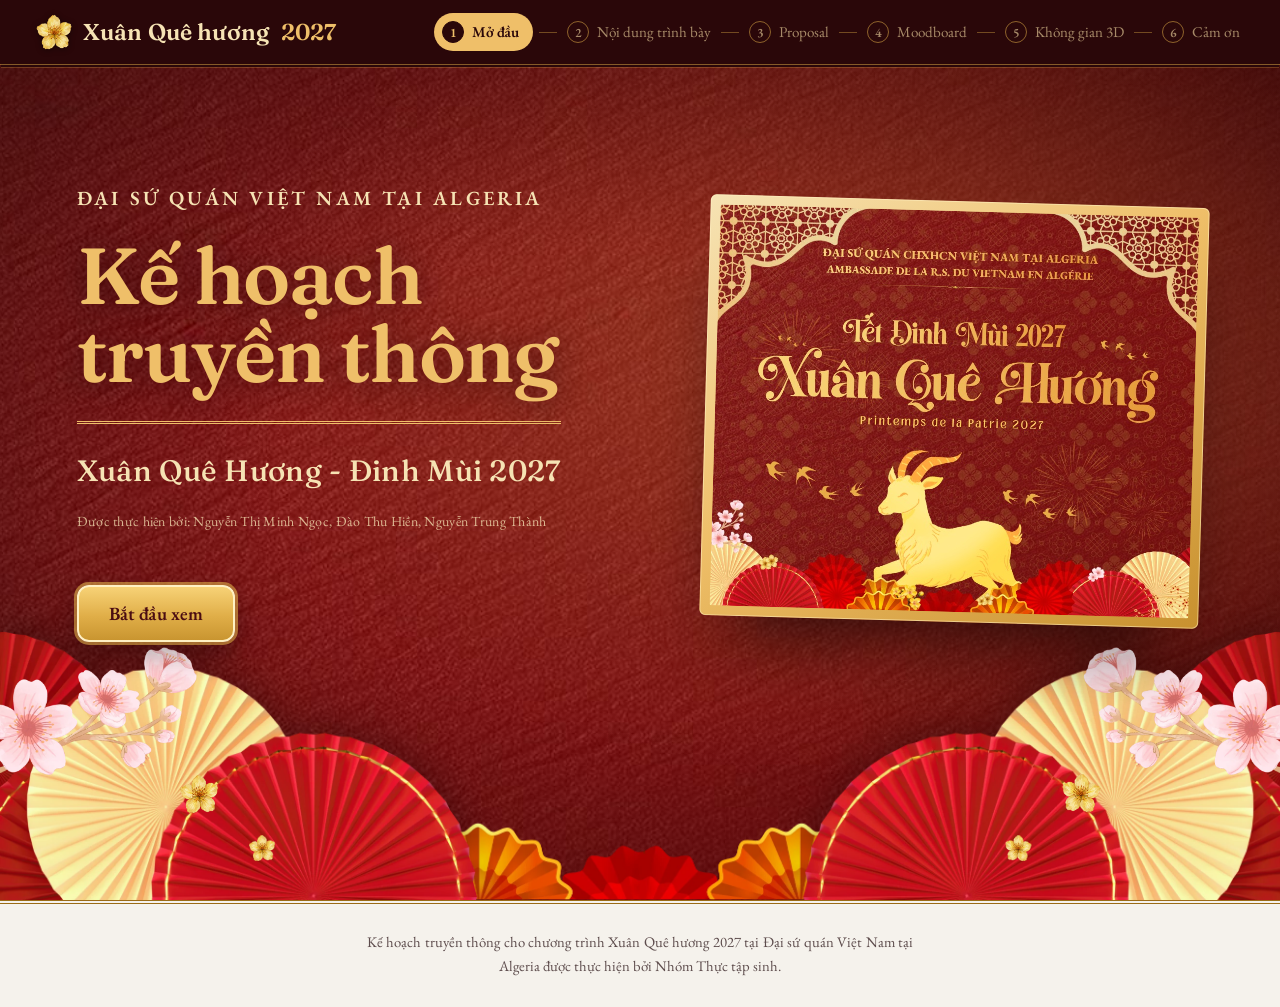
<file: index.html>
<!DOCTYPE html>
<html lang="vi">
<head>
  <meta charset="utf-8">
  <meta name="viewport" content="width=device-width, initial-scale=1">
  <title>Kế hoạch truyền thông Xuân Quê hương 2027</title>
  <meta name="description" content="Kế hoạch truyền thông chương trình Xuân Quê hương Đinh Mùi 2027 tại Algeria, trình bày bằng web.">
  <link rel="preload" href="assets/fonts/EBGaramondVN-Regular.woff2" as="font" type="font/woff2" crossorigin>
  <link rel="preload" href="assets/fonts/EBGaramondVN-SemiBold.woff2" as="font" type="font/woff2" crossorigin>
  <link rel="preload" href="assets/fonts/Fraunces-latin.woff2" as="font" type="font/woff2" crossorigin>
  <link rel="stylesheet" href="css/style.css?v=10">
  <script type="importmap">
  {
    "imports": {
      "three": "./assets/vendor/three/three.module.js",
      "three/addons/": "./assets/vendor/three/addons/"
    }
  }
  </script>
</head>
<body>

<header class="topbar">
  <a class="brand" href="#/" aria-label="Về trang mở đầu">Xuân Quê hương <span>2027</span></a>
  <nav class="stepper" id="stepper" aria-label="Các phần của bài trình bày">
    <a href="#/" data-step="0"><i>1</i>Mở đầu</a>
    <a href="#/noi-dung" data-step="1"><i>2</i>Nội dung trình bày</a>
    <a href="#/proposal" data-step="2"><i>3</i>Proposal</a>
    <a href="#/moodboard" data-step="3"><i>4</i>Moodboard</a>
    <a href="#/khong-gian" data-step="4"><i>5</i>Không gian 3D</a>
    <a href="#/cam-on" data-step="5"><i>6</i>Cảm ơn</a>
  </nav>
</header>

<main>

  <section class="view view-home" id="view-home" data-route="/">
    <div class="hero" id="hero">
      <div class="hero-grid">
        <div class="hero-main">
          <div class="hero-copy">
            <p class="hero-org" id="heroOrg"></p>
            <h1>Kế hoạch<br>truyền thông</h1>
            <p class="hero-event" id="heroEvent"></p>
            <p class="hero-credit" id="heroCredit"></p>
          </div>
          <div class="hero-actions">
            <a class="btn btn-gold" href="#/noi-dung" id="heroBtn">Bắt đầu xem</a>
          </div>
        </div>
        <figure class="hero-art" id="heroArt" hidden><div class="poster-frame"><img id="heroArtImg" alt="Poster chương trình Xuân Quê hương Đinh Mùi 2027"></div></figure>
      </div>
      <div class="fans" aria-hidden="true"></div>
    </div>
  </section>

  <section class="view view-content" id="view-content" data-route="/noi-dung">
    <div class="page">
      <h2 id="ctTitle"></h2>
      <p class="lead" id="ctLead"></p>
      <div class="choices">
        <article class="choice choice-docs">
          <h3 id="docsTitle"></h3>
          <p id="docsDesc"></p>
          <ul class="doclist" id="docList"></ul>
        </article>
        <a class="choice choice-proposal" href="#/proposal">
          <h3 id="propTitle"></h3>
          <p id="propDesc"></p>
          <span class="choice-go" id="propGo"></span>
        </a>
      </div>
      <ol class="flow" aria-label="Thứ tự xem sau phần Proposal">
        <li>Proposal, kế hoạch và timeline</li>
        <li>Moodboard và visual cue</li>
        <li>Không gian 3D khu sân tổ chức</li>
      </ol>
    </div>
  </section>

  <section class="view view-proposal" id="view-proposal" data-route="/proposal">
    <div class="pbar" id="pBar" aria-hidden="true"><i></i></div>
    <div class="page page-wide">
      <h2 id="pTitle"></h2>
      <p class="lead" id="pLead"></p>
      <div class="mood-layout prop-layout">
        <nav class="toc" id="pToc" aria-label="Mục lục trang Proposal"></nav>
        <div class="prop-body" id="propBody"></div>
      </div>
      <div class="pager">
        <a class="btn btn-line" href="#/noi-dung">Quay lại</a>
        <a class="btn btn-red" href="#/moodboard">Tiếp tục tới Moodboard</a>
      </div>
    </div>
  </section>

  <section class="view view-mood" id="view-moodboard" data-route="/moodboard">
    <div class="page page-wide">
      <h2 id="mTitle"></h2>
      <p class="lead" id="mLead"></p>
      <div class="mood-layout">
        <nav class="toc" id="toc" aria-label="Mục lục trang Moodboard"></nav>
        <div class="mood-body" id="moodBody"></div>
      </div>
      <div class="pager">
        <a class="btn btn-line" href="#/proposal">Quay lại Proposal</a>
        <a class="btn btn-red" href="#/khong-gian">Tiếp tục tới không gian 3D</a>
      </div>
    </div>
  </section>

  <section class="view view-space" id="view-space" data-route="/khong-gian">
    <div class="space" id="space">
      <div class="space-canvas" id="spaceCanvas"></div>
      <div class="hotspots" id="hotspots"></div>
      <p class="space-loading" id="spaceLoading">Đang dựng không gian</p>

      <div class="space-bar space-views" id="viewButtons" role="group" aria-label="Góc nhìn"></div>
      <div class="space-bar space-tools" role="group" aria-label="Công cụ">
        <div class="seg" id="modeSeg">
          <button type="button" data-mode="orbit" class="on">Xoay quanh</button>
          <button type="button" data-mode="walk">Đi bộ</button>
        </div>
        <div class="seg" id="timeSeg">
          <button type="button" data-time="dusk" class="on">Buổi tối</button>
          <button type="button" data-time="day">Ban ngày</button>
        </div>
        <button type="button" class="tool tool-party" id="confettiBtn">Bắn pháo hoa giấy</button>
        <button type="button" class="tool" id="tourBtn">Tham quan tự động</button>
      </div>

      <aside class="legend" id="legend">
        <button type="button" class="legend-toggle" id="legendToggle" aria-expanded="true">Các khu trong sân</button>
        <ol id="legendList"></ol>
      </aside>

      <aside class="panel" id="panel" hidden>
        <button type="button" class="panel-close" id="panelClose" aria-label="Đóng">Đóng</button>
        <p class="panel-no" id="panelNo"></p>
        <h3 id="panelName"></h3>
        <p id="panelDesc"></p>
        <p class="panel-plan" id="panelPlan"></p>
        <div class="panel-nav">
          <button type="button" class="btn btn-line" id="panelPrev">Khu trước</button>
          <button type="button" class="btn btn-line" id="panelNext">Khu sau</button>
        </div>
      </aside>

      <div class="joy" id="joy" hidden><i id="joyKnob"></i></div>
      <button type="button" class="held-chip" id="heldChip" hidden>Đang cầm brochure. Bấm để xem</button>
      <p class="space-hint" id="spaceHint">Kéo để xoay, cuộn để phóng to, giữ chuột phải để di chuyển. Bấm Đi bộ rồi dùng phím W A S D hoặc bấm vào sàn để đi tới đó.</p>
    </div>
    <div class="space-foot">
      <a class="btn btn-line" href="#/moodboard">Quay lại Moodboard</a>
      <a class="btn btn-red" href="#/cam-on" id="endBtn">Kết thúc</a>
    </div>
  </section>

  <section class="view view-thanks" id="view-thanks" data-route="/cam-on">
    <div class="hero thanks">
      <div class="thanks-card">
        <p class="hero-org" id="thOrg"></p>
        <h2 id="thTitle"></h2>
        <p class="thanks-msg" id="thMsg"></p>
        <p class="thanks-sign" id="thSign"></p>
        <div class="thanks-actions">
          <button type="button" class="btn btn-gold" id="fbOpen">Nhận xét</button>
          <a class="btn btn-ghost" href="#/">Xem lại từ đầu</a>
          <a class="btn btn-ghost" href="#/khong-gian">Quay lại không gian 3D</a>
        </div>
      </div>
      <div class="fans" aria-hidden="true"></div>
    </div>
  </section>

</main>

<footer class="sitefoot"><span id="siteFoot"></span></footer>

<dialog class="lightbox" id="lightbox">
  <button type="button" id="lightboxClose" aria-label="Đóng ảnh">Đóng</button>
  <button type="button" class="lb-nav lb-prev" id="lbPrev" aria-label="Ảnh trước">&lsaquo;</button>
  <img id="lightboxImg" alt="">
  <button type="button" class="lb-nav lb-next" id="lbNext" aria-label="Ảnh sau">&rsaquo;</button>
  <p id="lightboxCap"></p>
  <span class="lb-count" id="lbCount"></span>
</dialog>

<dialog class="fbdlg" id="fbDlg">
  <div class="fb-card">
    <button type="button" class="fb-x" id="fbClose" aria-label="Đóng">Đóng</button>
    <h3>Nhận xét</h3>
    <p class="fb-sub">Nhận xét của các anh chị tại Đại sứ quán sẽ được gửi thẳng tới email của nhóm thực hiện để xem lại và tiếp thu.</p>
    <label for="fbWho">Người nhận xét (không bắt buộc)</label>
    <input id="fbWho" type="text" autocomplete="off" placeholder="Họ tên, chức danh">
    <label for="fbText">Nhận xét</label>
    <textarea id="fbText" rows="6" placeholder="Nhập nhận xét về kế hoạch, moodboard, không gian 3D"></textarea>
    <div class="fb-actions"><button type="button" class="btn btn-red" id="fbSave">Gửi nhận xét</button><span class="fb-msg" id="fbMsg" role="status"></span></div>
    <div class="fb-list" id="fbList"></div>
  </div>
</dialog>

<dialog class="locdlg" id="locDlg">
  <div class="loc-card" id="locCard" data-pos="middle">
    <div class="loc-glow" aria-hidden="true"></div>
    <div class="loc-sparks" id="locSparks" aria-hidden="true"></div>
    <button type="button" class="loc-x" id="locClose" aria-label="Đóng">Đóng</button>
    <div class="loc-face">
      <img class="loc-img" id="locImg" alt="">
      <div class="loc-over">
        <div class="loc-env" id="locEnv"><i></i></div>
        <p class="loc-title" id="locTitle"></p>
        <p class="loc-msg" id="locMsg"></p>
      </div>
    </div>
    <button type="button" class="btn btn-gold" id="locAgain">Hái thêm một lộc</button>
  </div>
</dialog>

<dialog class="lightbox bro" id="broDlg">
  <button type="button" id="broClose" aria-label="Đóng">Đóng</button>
  <div class="bro-stage" id="broStage" role="img" aria-label="Brochure gấp ba">
    <div class="bf-flip" id="broFlip"><div class="bf-sheet">
      <div class="bf-p bf-a"><i class="ff"></i><i class="fk"></i>
        <div class="bf-p bf-b"><i class="ff"></i><i class="fk"></i>
          <div class="bf-p bf-c"><i class="ff"></i><i class="fk"></i></div>
        </div>
      </div>
    </div></div>
  </div>
  <p id="broLabel"></p>
  <div class="bro-actions">
    <button type="button" class="btn btn-line" id="broFold">Gập lại</button>
    <button type="button" class="btn btn-line" id="broTurn">Lật sang mặt kia</button>
    <button type="button" class="btn btn-gold" id="broTake">Cầm theo brochure</button>
  </div>
  <p class="bro-note" id="broNote"></p>
</dialog>

<script type="module" src="js/app.js?v=10"></script>
</body>
</html>
</file>
<file: css/style.css>
/* =====================================================================
   Xuân Quê hương 2027, giao diện hồ sơ trình bày
   Đỏ son, vàng đồng, men sứ. Chữ tiêu đề và nội dung đổi được trong trang quản trị.
   ===================================================================== */
:root {
  /* bảng màu theo moodboard */
  --maroon: #841b1a;        /* nền chủ đạo */
  --vermilion: #a71f02;     /* họa tiết quạt nan */
  --forest: #23402f;        /* nền sản phẩm truyền thông */
  --blush: #fe909d;         /* hoa đào */
  --gold-1: #efbf69;        /* chữ và họa tiết */
  --gold-2: #f0c270;
  --gold-3: #fdd05a;        /* hoa mai */
  --gold-4: #f0a622;
  --night: #0a0304;         /* nền các bảng moodboard */
  --lacquer: #2a0709;
  --lacquer-2: #3d0d10;
  --red: #a71f02;
  --red-deep: #841b1a;
  --gold: #efbf69;
  --gold-d: #9a6b16;
  --gold-soft: #f6e3b4;
  --pink: #fe909d;
  --leaf: #23402f;
  --lime: #f5f2ec;          /* nền trang, giấy ngà */
  --paper: #ffffff;
  --card: #fff8e6;          /* nền thẻ nội dung, kem vàng dịu mắt */
  --ink: #2a1a1a;
  --muted: #5d4c4c;
  --line: #ddd5c8;
  --bar: 64px;
  --font-body: 'EB Garamond VN', 'EB Garamond', Georgia, 'Times New Roman', serif;
  --font-display: 'Fraunces', 'Cormorant Garamond', Georgia, 'Times New Roman', serif;
  --wave: radial-gradient(circle at 50% 100%, transparent 0 17px, rgba(239, 191, 105, .3) 18px 19px, transparent 20px);
  --mai: url("../assets/brand/hoa-mai.webp");
  --tex-red: url("../assets/texture/li-xi-do.jpg");
  --tex-green: url("../assets/texture/nen-xanh.jpg");
}

@font-face { font-family: 'Fraunces'; src: url('../assets/fonts/Fraunces-vi.woff2') format('woff2'); font-weight: 100 900; font-style: normal; font-display: swap; unicode-range: U+0102-0103, U+0110-0111, U+0128-0129, U+0168-0169, U+01A0-01A1, U+01AF-01B0, U+0300-0301, U+0303-0304, U+0308-0309, U+0323, U+0329, U+1EA0-1EF9, U+20AB; }
@font-face { font-family: 'Fraunces'; src: url('../assets/fonts/Fraunces-latin.woff2') format('woff2'); font-weight: 100 900; font-style: normal; font-display: swap; unicode-range: U+0000-00FF, U+0131, U+0152-0153, U+02BB-02BC, U+02C6, U+02DA, U+02DC, U+0304, U+0308, U+0329, U+2000-206F, U+20AC, U+2122, U+2191, U+2193, U+2212, U+2215, U+FEFF, U+FFFD; }
/* hệ font nội dung: EB Garamond, Regular cho chữ thường, SemiBold cho chữ cần nổi bật */
@font-face { font-family: 'EB Garamond VN'; src: url('../assets/fonts/EBGaramondVN-Regular.woff2') format('woff2'); font-weight: 400 500; font-style: normal; font-display: swap; }
@font-face { font-family: 'EB Garamond VN'; src: url('../assets/fonts/EBGaramondVN-SemiBold.woff2') format('woff2'); font-weight: 600 800; font-style: normal; font-display: swap; }
html { font-size: 112%; }

* { box-sizing: border-box; }
html { scroll-behavior: smooth; }
body {
  margin: 0; font-family: var(--font-body); font-weight: var(--font-body-weight, 400);
  color: var(--ink); background: var(--lime); line-height: 1.7; -webkit-font-smoothing: antialiased;
}
img { max-width: 100%; display: block; }
a { color: inherit; }
:focus-visible { outline: 3px solid var(--gold); outline-offset: 3px; }
@media (prefers-reduced-motion: reduce) { html { scroll-behavior: auto; } }

/* ---------- Thanh trên: tên chương trình và các bước ---------- */
.topbar {
  position: sticky; top: 0; z-index: 50; height: var(--bar);
  display: flex; align-items: center; justify-content: space-between; gap: 20px;
  padding: 0 clamp(14px, 3vw, 36px);
  background: var(--lacquer); color: var(--gold-soft);
  box-shadow: 0 1px 0 rgba(224, 174, 72, .5), 0 4px 0 -1px var(--lacquer), 0 5px 0 -1px rgba(224, 174, 72, .28);
}
.brand {
  display: flex; align-items: center; gap: 11px; white-space: nowrap; text-decoration: none;
  font-family: var(--font-display); font-weight: 600; font-size: 1.28rem; letter-spacing: .005em; color: var(--c-brand, var(--gold-soft));
}
.brand::before { content: ''; width: 36px; height: 36px; flex: none; background: var(--mai) center / contain no-repeat; filter: drop-shadow(0 1px 3px rgba(0, 0, 0, .45)); }
.brand span { color: var(--gold); }

.stepper { display: flex; align-items: center; overflow-x: auto; scrollbar-width: none; }
.stepper::-webkit-scrollbar { display: none; }
.stepper a {
  position: relative; display: flex; align-items: center; gap: 8px; white-space: nowrap;
  padding: 8px 4px; margin-left: 30px; text-decoration: none; font-size: .84rem; font-weight: 500;
  color: rgba(243, 220, 163, .62); transition: color .2s;
}
.stepper a:first-child { margin-left: 0; }
.stepper a + a::before {
  content: ''; position: absolute; left: -24px; top: 50%; width: 18px; height: 1px; background: rgba(224, 174, 72, .4);
}
.stepper a i {
  font-style: normal; display: grid; place-items: center; width: 22px; height: 22px; border-radius: 50%;
  border: 1px solid rgba(224, 174, 72, .55); font-size: .72rem; font-weight: 600;
}
.stepper a:hover { color: var(--gold-soft); }
.stepper a.done { color: rgba(243, 220, 163, .85); }
.stepper a.done i { background: rgba(224, 174, 72, .25); }
.stepper a.active { color: var(--lacquer); }
.stepper a.active { padding: 6px 14px 6px 8px; border-radius: 999px; background: var(--gold); font-weight: 600; }
.stepper a.active i { background: var(--lacquer); color: var(--gold); border-color: var(--lacquer); }

/* ---------- Khung chung các trang ---------- */
.view { display: none; }
.view.is-active { display: block; animation: viewIn .3s ease both; }
@keyframes viewIn { from { opacity: 0; } to { opacity: 1; } }
@media (prefers-reduced-motion: reduce) { .view.is-active { animation: none; } }

.page { max-width: 1040px; margin: 0 auto; padding: clamp(34px, 6vw, 72px) clamp(18px, 4vw, 36px) 64px; }
.page-wide { max-width: 1240px; }
.page > h2:first-child, .page-head h2 { position: relative; padding-bottom: 20px; margin-bottom: 20px; }
.page > h2:first-child::after, .page-head h2::after {      /* đường chỉ vàng kép */
  content: ''; position: absolute; left: 0; bottom: 0; width: 96px; height: 7px;
  border-top: 3px solid var(--gold); border-bottom: 1px solid var(--gold);
}
h2, h3 { text-wrap: balance; }
h2 {
  font-family: var(--font-display); font-weight: 600; letter-spacing: -.012em;
  font-size: clamp(2.2rem, 5.2vw, 3.6rem); line-height: 1.06; margin: 0 0 12px; color: var(--c-h2, var(--red-deep));
}
h3 { font-family: var(--font-display); font-weight: 600; margin: 0 0 8px; }
.lead { max-width: none; color: var(--c-body, var(--muted)); margin: 0 0 48px; font-size: 1.12rem; line-height: 1.75; }

/* ---------- Nút ---------- */
.btn {
  display: inline-flex; align-items: center; justify-content: center; gap: 10px;
  font: 500 .95rem var(--font-body); text-decoration: none; cursor: pointer;
  padding: 12px 24px; border-radius: 8px; border: 1.5px solid transparent;
  transition: transform .15s, background .2s, color .2s, border-color .2s, box-shadow .2s;
}
.btn:active { transform: translateY(1px); }
.btn-red { background: var(--red); color: #fff; }
.btn-red:hover { background: var(--red-deep); }
.btn-line { background: transparent; color: var(--ink); border-color: #b9b0a3; }
.btn-line:hover { border-color: var(--red); color: var(--red); }
.btn-ghost { background: transparent; color: var(--gold-soft); border-color: rgba(243, 220, 163, .55); }
.btn-ghost:hover { background: rgba(255, 255, 255, .1); }
/* nút vàng có khung: dùng cho thao tác chính */
.btn-gold, .choice-go {
  display: inline-flex; align-items: center; gap: 12px; padding: 14px 30px; border-radius: 12px;
  font: 700 1.04rem var(--font-body); color: #4a0c12; text-decoration: none; cursor: pointer;
  background: linear-gradient(180deg, #f7d276 0%, #e0ae48 55%, #c99530 100%);
  border: 2px solid #fff1c4;
  box-shadow: 0 0 0 3px rgba(224, 174, 72, .6), 0 12px 26px rgba(0, 0, 0, .32);
  transition: transform .15s, filter .2s;
}
.btn-gold:hover, .choice-proposal:hover .choice-go { filter: brightness(1.07); transform: translateY(-1px); }
.choice-go::after { content: '\203A'; font-size: 1.5rem; line-height: .8; }
.choice-go { animation: goPulse 2.6s ease-out infinite; }
@keyframes goPulse { 0% { box-shadow: 0 0 0 3px rgba(224,174,72,.6), 0 12px 26px rgba(0,0,0,.32), 0 0 0 3px rgba(224,174,72,.55); } 70%, 100% { box-shadow: 0 0 0 3px rgba(224,174,72,.6), 0 12px 26px rgba(0,0,0,.32), 0 0 0 18px rgba(224,174,72,0); } }
@media (prefers-reduced-motion: reduce) { .choice-go { animation: none; } }

.pager { display: flex; flex-wrap: wrap; gap: 12px; justify-content: space-between; align-items: center; margin-top: 56px; padding-top: 24px; border-top: 1px solid var(--line); }

/* ---------- Mở đầu ---------- */
.hero {
  position: relative; min-height: calc(100svh - var(--bar)); overflow: hidden;
  display: flex; flex-direction: column; justify-content: center;
  padding: clamp(32px, 5vw, 72px) clamp(24px, 6vw, 88px) clamp(140px, 16vw, 230px); color: var(--gold-soft);
  background:
    radial-gradient(ellipse at 70% 36%, rgba(253, 208, 90, .2), transparent 55%),
    radial-gradient(ellipse at 50% 50%, transparent 40%, rgba(20, 2, 4, .55) 100%),
    var(--tex-red) center / cover, var(--maroon);
}
.hero-grid { position: relative; z-index: 1; width: 100%; max-width: 1280px; margin: 0 auto;
  display: grid; grid-template-columns: minmax(0, 1.05fr) minmax(0, .95fr); gap: clamp(32px, 6vw, 96px); align-items: center; }
.hero:not(.has-art) .hero-grid { grid-template-columns: minmax(0, 1fr); }
.hero-main { display: flex; flex-direction: column; align-items: flex-start; gap: clamp(30px, 4vw, 52px); }
.hero-copy { position: relative; max-width: 660px; }
.hero-org { margin: 0 0 22px; font-weight: 600; font-size: 1.12rem; letter-spacing: .16em; text-transform: uppercase; color: var(--c-hero-text, var(--gold-soft)); }
.hero h1 {
  margin: 0; font-family: var(--font-display); font-weight: 600; letter-spacing: -.02em;
  font-size: clamp(2.8rem, 6.2vw, 5.5rem); line-height: .98; color: var(--c-hero-title, var(--gold));
  text-shadow: 0 4px 30px rgba(20, 2, 4, .45);
}
.hero-event { margin: 28px 0 0; padding-top: 22px; width: fit-content; font-family: var(--font-display); font-weight: 500;
  font-size: clamp(1.15rem, 2.3vw, 1.65rem); letter-spacing: .01em; color: var(--c-hero-text, var(--gold-soft)); border-top: 3px double var(--gold); }
.hero-actions { position: relative; display: flex; }

/* poster key visual đặt trong khung vàng */
.hero-art { margin: 0; justify-self: center; width: 100%; max-width: 600px; }
.poster-frame { position: relative; margin: 0; padding: 10px; border-radius: 6px;
  background: linear-gradient(145deg, #f6e3b4, #efbf69 45%, #c8912f);
  box-shadow: 0 44px 80px -34px rgba(0, 0, 0, .75), 0 0 0 1px rgba(255, 241, 196, .55) inset; }
.poster-frame img { width: 100%; border-radius: 2px; }
.hero-art .poster-frame { transform: rotate(1.6deg); animation: floaty 8s ease-in-out infinite; }
@keyframes floaty { 0%, 100% { transform: rotate(1.6deg) translateY(0); } 50% { transform: rotate(1.6deg) translateY(-10px); } }
@media (prefers-reduced-motion: reduce) { .hero-art .poster-frame { animation: none; } }

/* nan quạt trang trí theo phông nền: cụm quạt lớn ở hai góc, hàng hoa quạt tròn ở giữa chân trang, cành hoa đào chồm lên */
.fans { --fh: clamp(150px, 21vw, 320px); position: absolute; left: 0; right: 0; bottom: 0; height: var(--fh); z-index: 0; pointer-events: none;
  background: url("../assets/moodboard/cut/nan-quat-vien.webp") no-repeat center bottom / auto 48%; }
.fans::before, .fans::after { content: ''; position: absolute; bottom: 0; height: 100%; width: calc(var(--fh) * 1.78);
  background: url("../assets/moodboard/cut/hoa-mai-mot.webp") no-repeat 41% 62% / 8% auto, url("../assets/moodboard/cut/hoa-mai-mot.webp") no-repeat 55% 84% / 5.5% auto,
    url("../assets/moodboard/cut/canh-hoa-hong.webp") no-repeat -9% 12% / 46% auto, url("../assets/moodboard/cut/nan-quat-do.webp") no-repeat left bottom / 100% 100%; filter: drop-shadow(0 -6px 18px rgba(0,0,0,.25)); }
.fans::before { left: 0; }
.fans::after { right: 0; transform: scaleX(-1); }
@media (max-width: 720px) { .fans { background-size: auto 40%; } .fans::before, .fans::after { width: calc(var(--fh) * 1.2); } }
.hero.has-image {
  background: var(--hero-img) center / var(--hero-fit, cover) no-repeat, var(--lacquer); justify-content: flex-end; padding-bottom: 40px;
}
.hero.has-image .hero-copy, .hero.has-image .hero-art, .hero.has-image .fans { display: none; }
.hero.has-image .hero-grid { display: flex; justify-content: center; }
.hero.has-image .hero-main { align-items: center; }

/* ---------- Nội dung trình bày ---------- */
.choices { display: grid; grid-template-columns: 1.1fr 1fr; gap: clamp(20px, 3vw, 44px); align-items: stretch; }
.choice { display: flex; flex-direction: column; gap: 8px; text-decoration: none; }
.choice h3 { font-size: clamp(1.7rem, 3vw, 2.2rem); line-height: 1.12; margin-bottom: 6px; }
.choice p { margin: 0; }

/* kho tài liệu: dạng bảng kê, không đóng khung */
.choice-docs { padding-top: 22px; border-top: 4px double var(--gold-d); }
.choice-docs h3 { color: var(--c-h3, var(--red-deep)); }
.choice-docs p { color: var(--c-body, var(--muted)); }
.doclist { list-style: none; margin: 22px 0 0; padding: 0; }
.doclist li { border-bottom: 1px solid var(--line); }
.doclist a, .doclist .off {
  display: flex; justify-content: space-between; align-items: center; gap: 16px; padding: 15px 4px 15px 14px; text-decoration: none;
  border-left: 3px solid transparent; transition: background .2s, border-color .2s;
}
.doclist a:hover { background: rgba(158, 24, 34, .05); border-left-color: var(--red); }
.doclist b { font-weight: 600; color: var(--red-deep); }
.doclist small { display: block; color: var(--muted); font-size: .82rem; }
.doclist .tag { font-size: .8rem; font-weight: 600; color: var(--leaf); white-space: nowrap; }
.doclist .off { opacity: .55; cursor: not-allowed; }
.doclist .off .tag { color: var(--muted); }

/* proposal: khối đỏ son nổi bật */
.choice-proposal {
  position: relative; overflow: hidden; padding: clamp(26px, 3.4vw, 40px); min-height: 330px; border-radius: 14px;
  color: #fff; background: linear-gradient(160deg, rgba(167, 31, 2, .28) 0%, rgba(42, 7, 9, .5) 100%), var(--tex-red) center / cover, var(--maroon);
  box-shadow: 0 24px 50px -26px rgba(60, 10, 12, .8);
  border: 1px solid rgba(224, 174, 72, .55); outline: 1px solid rgba(224, 174, 72, .4); outline-offset: -9px;
}
.choice-proposal h3 { color: var(--gold-soft); position: relative; }
.choice-proposal p { position: relative; color: rgba(255, 255, 255, .92); }
.choice-go { align-self: flex-start; margin-top: auto; position: relative; z-index: 1; }

.flow { list-style: none; margin: 56px 0 0; padding: 0; display: flex; flex-wrap: wrap; gap: 10px 0; align-items: center; font-size: .92rem; color: var(--c-body, var(--muted)); }
.flow li { display: flex; align-items: center; }
.flow li + li::before { content: ''; width: 36px; height: 1px; background: var(--gold-d); margin: 0 14px; }


/* ---------- Mục lục bên trái dùng chung cho Proposal và Moodboard ---------- */
.mood-layout { display: grid; grid-template-columns: 196px minmax(0, 1fr); gap: clamp(32px, 5vw, 80px); align-items: start; }
.toc { position: sticky; top: calc(var(--bar) + 28px); display: grid; gap: 2px; border-left: 1px solid var(--line); }
.toc button {
  text-align: left; font: 600 .98rem var(--font-body); color: var(--muted); background: none; border: 0; cursor: pointer;
  padding: 9px 0 9px 16px; margin-left: -1px; border-left: 3px solid transparent; transition: color .2s, border-color .2s;
}
.toc button:hover { color: var(--red); }
.toc button.on { color: var(--red-deep); border-left-color: var(--red); }

/* ---------- Moodboard: nền tối như các bảng của nhóm ---------- */
.view-mood { background: radial-gradient(ellipse at 50% -8%, rgba(132, 27, 26, .6), transparent 56%), var(--night); color: var(--gold-soft); min-height: calc(100svh - var(--bar)); }
.view-mood h2 { color: var(--blush); }
.view-mood .page > h2:first-child::after { border-color: var(--gold-1); }
.view-mood .lead { color: rgba(246, 227, 180, .86); }
.view-mood .toc { border-left-color: rgba(239, 191, 105, .25); }
.view-mood .toc button { color: rgba(246, 227, 180, .62); }
.view-mood .toc button:hover { color: var(--gold-3); }
.view-mood .toc button.on { color: var(--blush); border-left-color: var(--blush); }
.view-mood .pager { border-top-color: rgba(239, 191, 105, .25); }
.view-mood .btn-line { color: var(--gold-soft); border-color: rgba(239, 191, 105, .55); }
.view-mood .btn-line:hover { color: #fff; border-color: var(--blush); }
.view-mood .pintro { color: var(--gold-soft); }

.msec { margin-bottom: clamp(76px, 9vw, 130px); scroll-margin-top: calc(var(--bar) + 24px); }
.mhead { position: relative; display: flex; align-items: baseline; gap: 18px; margin-bottom: 38px; padding-bottom: 18px; border-bottom: 1px solid rgba(239, 191, 105, .28); }
.mhead::after { content: ''; position: absolute; left: 0; bottom: -2px; width: 76px; height: 3px; background: var(--blush); }
.mno { font: 600 1.05rem var(--font-display); letter-spacing: .12em; color: var(--blush); }
.mhead h3 { margin: 0; font-size: clamp(1.9rem, 3.4vw, 2.7rem); line-height: 1.1; color: var(--gold-1); }
.stack { display: grid; gap: clamp(44px, 5vw, 72px); }
.duo { display: grid; grid-template-columns: repeat(2, minmax(0, 1fr)); gap: clamp(36px, 4vw, 56px) clamp(24px, 3.4vw, 48px); }
.solo { max-width: 600px; margin: 0 auto; }
.board { margin: 0; }
.board-img { display: block; overflow: hidden; border-radius: 8px; background: #000; border: 1px solid rgba(239, 191, 105, .22); box-shadow: 0 34px 64px -36px rgba(0, 0, 0, .95); }
.board.light .board-img { background: #fff; border-color: rgba(239, 191, 105, .45); }
.board-img img { width: 100%; display: block; cursor: zoom-in; transition: transform .7s cubic-bezier(.2, .7, .2, 1); }
.board:hover .board-img img { transform: scale(1.018); }
.cap2 { display: grid; gap: 8px; margin-top: 20px; color: var(--gold-soft); }
.cap2 b { font: 600 1.28rem var(--font-display); color: var(--gold-1); }
.cap2 span { text-align: justify; text-justify: inter-word; line-height: 1.75; font-size: 1.08rem; }
.cap2.split { grid-template-columns: minmax(150px, 220px) minmax(0, 1fr); gap: 12px 36px; align-items: start; }
.msub { margin: clamp(48px, 6vw, 76px) 0 24px; font: 600 1.55rem var(--font-display); color: var(--blush); }
.msub:first-child { margin-top: 0; }

/* bảng màu: các thanh bo tròn một đầu như trong moodboard */
.palette { display: grid; grid-template-columns: repeat(2, minmax(0, 1fr)); gap: 16px clamp(24px, 3.4vw, 48px); max-width: 880px; }
.swatch { display: grid; grid-template-columns: minmax(0, 1.1fr) minmax(0, 1fr); gap: 16px; align-items: center; }
.chip { position: relative; display: grid; place-items: center; height: 52px; padding-left: 26px; border-radius: 10px 999px 999px 10px; background: var(--c); color: var(--ink);
  font: 600 1rem var(--font-display); letter-spacing: .02em; box-shadow: 0 16px 30px -20px rgba(0, 0, 0, .9); }
.chip::before { content: ''; position: absolute; left: 0; top: 0; bottom: 0; width: 24px; border-radius: 10px 0 0 10px; background: rgba(255, 255, 255, .14); border-right: 2px solid rgba(255, 255, 255, .92); }
.chip span { position: relative; }
.sw-txt b { display: block; font-weight: 600; font-size: .92rem; color: var(--gold-1); }
.sw-txt small { display: block; font-size: .8rem; line-height: 1.45; color: rgba(246, 227, 180, .8); }

.keyv { display: grid; grid-template-columns: minmax(0, 1.05fr) minmax(0, 1fr); gap: clamp(32px, 5vw, 80px); align-items: center; }
.keyv-text p { margin: 0; font-size: 1.24rem; line-height: 1.9; text-align: justify; text-justify: inter-word; color: var(--gold-soft); }
.keyv-text p::first-letter { float: left; padding: 8px 14px 0 0; font: 600 4rem/.78 var(--font-display); color: var(--gold-3); }
.keyv .poster-frame img { cursor: zoom-in; }

.specimen { display: grid; grid-template-columns: minmax(0, 1fr) minmax(0, 1.2fr); gap: 36px; padding: 34px; border: 1px solid rgba(239, 191, 105, .26); border-radius: 8px; background: rgba(255, 255, 255, .03); }
.specimen small { display: block; margin-bottom: 12px; font-weight: 600; font-size: .78rem; letter-spacing: .16em; text-transform: uppercase; color: var(--blush); }
.sp-b { margin: 0; font-weight: 600; font-size: 1.5rem; letter-spacing: .02em; line-height: 1.4; color: var(--gold-1); }
.sp-r { margin: 0; font-weight: 400; font-size: 1.22rem; line-height: 1.75; text-align: justify; color: var(--gold-soft); }

.ph { display: grid; place-content: center; text-align: center; gap: 4px; padding: 20px; border: 1.5px dashed #bdb3a5; border-radius: 4px; color: var(--muted); font-size: .9rem; }

/* ---------- Xem ảnh lớn ---------- */
.lightbox { position: fixed; border: 0; padding: 0; background: transparent; max-width: 96vw; width: auto; max-height: 94vh; overflow: visible; color: #fff; }
.lightbox::backdrop { background: rgba(20, 4, 8, .88); }
.lightbox[open] { display: grid; justify-items: center; }
.lightbox img { max-width: 88vw; max-height: 78vh; object-fit: contain; border-radius: 4px; }
.lightbox p { text-align: center; margin: 10px 0 0; font-size: .92rem; }
.lightbox button { position: absolute; top: -4px; right: 0; transform: translateY(-100%); font: 500 .9rem var(--font-body); color: #fff; background: rgba(255,255,255,.15); border: 1px solid rgba(255,255,255,.4); padding: 6px 14px; border-radius: 6px; cursor: pointer; }
.lightbox .lb-nav { top: 50%; right: auto; padding: 0; position: fixed; top: 50%; transform: translateY(-50%); width: 48px; height: 64px; border-radius: 8px; border: 1px solid rgba(255,255,255,.4); background: rgba(255,255,255,.14); color: #fff; font-size: 2.2rem; line-height: 1; cursor: pointer; }
.lb-nav:hover { background: rgba(255,255,255,.3); }
.lb-nav[hidden] { display: none; }
.lightbox .lb-prev { left: 12px; } .lightbox .lb-next { right: 12px; }
.lb-count { color: #fff; font-size: .82rem; opacity: .8; margin-top: 4px; }
.lightbox > button#lightboxClose { top: -4px; }

/* ---------- Trang cảm ơn ---------- */
.hero.thanks { align-items: center; justify-content: center; padding-bottom: clamp(140px, 16vw, 230px); }
.thanks-card { position: relative; max-width: 780px; text-align: center; }
.thanks-card::before { content: ''; display: block; width: 96px; height: 96px; margin: 0 auto 18px; background: var(--mai) center / contain no-repeat; filter: drop-shadow(0 6px 14px rgba(0, 0, 0, .45)); animation: maiSpin 28s linear infinite; }
@keyframes maiSpin { to { transform: rotate(360deg); } }
@media (prefers-reduced-motion: reduce) { .thanks-card::before { animation: none; } }
.thanks-card h2 { color: var(--c-thanks-title, var(--gold)); font-size: clamp(2.2rem, 5.6vw, 4.2rem); margin: 6px 0 22px; padding: 0; line-height: 1.06; }
.thanks-card h2::after { display: none; }
.thanks-msg { font-size: 1.22rem; line-height: 1.8; color: var(--c-thanks-text, var(--gold-soft)); margin: 0 auto 24px; max-width: 60ch; text-align: justify; text-align-last: center; text-justify: inter-word; }
.thanks-sign { font-family: var(--font-display); font-weight: 500; font-size: 1.35rem; color: var(--c-thanks-title, var(--gold)); margin: 0 0 32px; }
.thanks-actions { display: flex; gap: 12px; justify-content: center; flex-wrap: wrap; }

/* ---------- Chân trang ---------- */
.sitefoot { padding: 26px 20px 30px; text-align: center; font-size: .82rem; line-height: 1.6; color: var(--c-foot, var(--muted)); border-top: 4px double var(--gold-d); background: var(--lime); }
.sitefoot span { display: block; max-width: 70ch; margin: 0 auto; }


/* ---------- Không gian 3D ---------- */
.view-space.is-active { display: block; }
.space {
  position: relative; height: calc(100svh - var(--bar) - 64px); min-height: 520px;
  background: #1d2236; overflow: hidden; touch-action: none;
}
.space-canvas, .space-canvas canvas { position: absolute; inset: 0; width: 100%; height: 100%; display: block; }
.space-loading {
  position: absolute; inset: 0; margin: 0; display: grid; place-content: center; color: var(--gold-soft);
  font-family: var(--font-display); font-size: 1.8rem; background: #1d2236; z-index: 6; text-align: center; padding: 20px;
  transition: opacity .5s;
}
.space-loading.gone { opacity: 0; pointer-events: none; }
.space-foot { height: 64px; display: flex; gap: 12px; align-items: center; justify-content: space-between; padding: 0 clamp(14px, 3vw, 32px); background: var(--lime); }

.space-bar { position: absolute; z-index: 4; display: flex; gap: 6px; flex-wrap: wrap; }
.space-views { top: 12px; left: 12px; max-width: calc(100% - 24px); }
.space-tools { top: 12px; right: 12px; justify-content: flex-end; }
.space-views button, .tool, .seg button {
  font: 500 .82rem var(--font-body); cursor: pointer; color: var(--gold-soft);
  background: rgba(52, 8, 14, .78); border: 1px solid rgba(227, 176, 75, .45);
  padding: 7px 12px; border-radius: 9px; backdrop-filter: blur(6px);
}
.space-views button:hover, .tool:hover { background: var(--lacquer-2); }
.space-views button.on, .tool.on, .seg button.on { background: var(--gold); color: var(--lacquer); border-color: var(--gold); }
.seg { display: flex; }
.seg button { border-radius: 0; }
.seg button:first-child { border-radius: 9px 0 0 9px; }
.seg button:last-child { border-radius: 0 9px 9px 0; border-left: 0; }

.hotspots { position: absolute; inset: 0; z-index: 3; pointer-events: none; overflow: hidden; }
.hotspot {
  position: absolute; left: 0; top: 0; pointer-events: auto; cursor: pointer;
  display: flex; align-items: center; gap: 8px; padding: 0; border: 0; background: none; will-change: transform;
}
.hotspot b {
  display: grid; place-items: center; width: 30px; height: 30px; border-radius: 50%;
  background: var(--gold); color: var(--lacquer); font: 700 .86rem var(--font-body);
  border: 2px solid var(--lacquer); box-shadow: 0 4px 14px rgba(0, 0, 0, .45);
  transition: transform .2s, background .2s;
}
.hotspot span {
  position: absolute; left: 36px; top: 50%; transform: translateY(-50%); white-space: nowrap;
  font: 500 .8rem var(--font-body); padding: 5px 10px; border-radius: 8px;
  background: rgba(52, 8, 14, .9); color: var(--gold-soft); opacity: 0; transition: opacity .18s; pointer-events: none;
}
.hotspot:hover b, .hotspot.on b, .hotspot:focus-visible b { transform: scale(1.18); background: #fff; }
.hotspot:hover span, .hotspot.on span, .hotspot:focus-visible span { opacity: 1; }
.hotspot.on b { background: var(--red); color: #fff; border-color: var(--gold); }

.legend {
  position: absolute; z-index: 4; left: 12px; bottom: 12px; width: 250px; max-height: 52%;
  display: flex; flex-direction: column;
  background: rgba(52, 8, 14, .86); border: 1px solid rgba(227, 176, 75, .4); border-radius: 14px;
  backdrop-filter: blur(8px); color: var(--gold-soft); overflow: hidden;
}
.legend-toggle {
  font: 600 .86rem var(--font-body); text-align: left; color: var(--gold-soft); background: none; border: 0;
  padding: 12px 14px; cursor: pointer; display: flex; justify-content: space-between;
}
.legend-toggle::after { content: '−'; }
.legend.closed .legend-toggle::after { content: '+'; }
.legend.closed ol { display: none; }
.legend ol { list-style: none; margin: 0; padding: 0 6px 8px; overflow-y: auto; }
.legend li button {
  width: 100%; display: flex; align-items: center; gap: 10px; text-align: left; cursor: pointer;
  font: 400 .84rem var(--font-body); color: var(--gold-soft); background: none; border: 0; padding: 6px 8px; border-radius: 8px;
}
.legend li button i {
  flex: none; display: grid; place-items: center; width: 22px; height: 22px; border-radius: 50%;
  font-style: normal; font-weight: 700; font-size: .72rem; background: rgba(227, 176, 75, .22);
}
.legend li button:hover { background: rgba(255, 255, 255, .08); }
.legend li button.on { background: var(--gold); color: var(--lacquer); }
.legend li button.on i { background: var(--lacquer); color: var(--gold); }

.panel {
  position: absolute; z-index: 5; right: 12px; top: 56px; bottom: 12px; width: min(360px, calc(100% - 24px));
  overflow-y: auto; padding: 22px 22px 18px;
  background: rgba(252, 251, 248, .97); color: var(--ink); border-radius: 18px;
  box-shadow: 0 20px 50px rgba(0, 0, 0, .4);
}
.panel[hidden] { display: none; }
.panel-close {
  position: absolute; top: 12px; right: 12px; font: 500 .8rem var(--font-body); cursor: pointer;
  background: var(--lime); border: 1px solid var(--line); border-radius: 8px; padding: 4px 10px; color: var(--ink);
}
.panel-no { margin: 0 0 4px; font-size: .84rem; color: var(--red); font-weight: 600; }
.panel h3 { font-size: 1.7rem; line-height: 1.1; color: var(--red-deep); margin: 0 40px 10px 0; }
.panel p { margin: 0 0 12px; font-size: .92rem; }
.panel-plan { color: var(--muted); padding-left: 12px; border-left: 3px solid var(--gold); }
.panel-ref { margin: 14px 0; }
.panel-ref img { width: 100%; border-radius: 12px; }
.panel-ref figcaption { font-size: .78rem; color: var(--muted); margin-top: 6px; }
.panel-nav { display: flex; gap: 10px; margin-top: 14px; }
.panel-nav .btn { flex: 1; padding: 9px 12px; font-size: .86rem; }

.space-hint {
  position: absolute; z-index: 2; left: 50%; bottom: 14px; transform: translateX(-50%); margin: 0;
  background: rgba(0, 0, 0, .55); color: #fff; padding: 7px 14px; border-radius: 999px; font-size: .78rem;
  text-align: center; max-width: calc(100% - 24px); pointer-events: none; transition: opacity .6s;
}
.space-hint.gone { opacity: 0; }

.tool-party { background: var(--red); border-color: var(--gold); color: #fff; }
.tool-party:hover { background: var(--red-deep); }
.space-tools { max-width: calc(100% - 24px); }

/* Cần điều khiển trên điện thoại */
.joy {
  position: absolute; z-index: 4; left: 22px; bottom: 70px; width: 110px; height: 110px; border-radius: 50%;
  background: rgba(52, 8, 14, .45); border: 2px solid rgba(227, 176, 75, .6); touch-action: none;
}
.joy[hidden] { display: none; }
.joy i { position: absolute; left: 50%; top: 50%; width: 46px; height: 46px; margin: -23px 0 0 -23px; border-radius: 50%; background: var(--gold); box-shadow: 0 4px 12px rgba(0,0,0,.4); }

/* Cần điều khiển tròn */
.joy { width: 128px; height: 128px; left: 18px; bottom: 74px; background: radial-gradient(circle, rgba(52,8,14,.35) 0%, rgba(52,8,14,.6) 100%); border-width: 3px; -webkit-tap-highlight-color: transparent; user-select: none; -webkit-user-select: none; }
.joy i { width: 58px; height: 58px; margin: -29px 0 0 -29px; background: radial-gradient(circle at 35% 30%, #ffe49a, #e3b04b 60%, #b9852a); transition: transform .06s linear; }
.joy:active i { filter: brightness(1.08); }
.held-chip { position: absolute; z-index: 4; right: 14px; bottom: 74px; padding: 9px 14px; border-radius: 12px; border: 2px solid var(--gold); background: rgba(52,8,14,.88); color: #f6e2b0; font: inherit; font-size: .85rem; cursor: pointer; }
.held-chip[hidden] { display: none; }

/* Hộp thông điệp hái lộc: thẻ lì xì, ánh vàng hiện ra */
.locdlg { border: 0; padding: 0; background: transparent; max-width: 94vw; max-height: 94vh; overflow: visible; }
.locdlg::backdrop { background: rgba(24, 3, 6, .78); }
.loc-card { position: relative; width: min(440px, 90vw); display: grid; justify-items: center; gap: 14px; color: var(--loc-ink, #fbe9b8); text-align: center; }
.loc-glow { position: absolute; left: 50%; top: 44%; width: 150%; aspect-ratio: 1; transform: translate(-50%, -50%); border-radius: 50%; pointer-events: none; z-index: 0;
  background: repeating-conic-gradient(from 0deg, rgba(255, 214, 120, .55) 0 7deg, rgba(255, 214, 120, 0) 7deg 20deg);
  -webkit-mask-image: radial-gradient(circle, #000 8%, transparent 62%); mask-image: radial-gradient(circle, #000 8%, transparent 62%); opacity: 0; }
.loc-card.reveal .loc-glow { animation: locRays 5s linear infinite, locFade 1s ease-out forwards; }
.loc-face { position: relative; z-index: 1; width: 100%; border-radius: 22px; overflow: hidden; min-height: 330px; display: grid;
  background: radial-gradient(circle at 50% 0%, rgba(255, 214, 120, .25), transparent 62%), var(--tex-red) center / cover, var(--maroon); border: 3px solid var(--gold-1);
  box-shadow: 0 0 0 0 rgba(255, 210, 110, .0), 0 22px 60px rgba(0, 0, 0, .55); }
.loc-card.reveal .loc-face { animation: locCard .8s cubic-bezier(.2,1.3,.4,1) both, locShine 2.6s ease-in-out .6s infinite; }
.loc-face::after { content: ''; position: absolute; inset: 0; pointer-events: none; z-index: 3; border-radius: inherit;
  background: linear-gradient(115deg, transparent 35%, rgba(255, 240, 190, .55) 50%, transparent 65%); background-size: 260% 100%; background-position: 130% 0; }
.loc-card.reveal .loc-face::after { animation: locSweep 1.5s ease-out .35s 1 both; }
.loc-img { position: absolute; inset: 0; width: 100%; height: 100%; object-fit: cover; display: none; }
.loc-card.has-img .loc-img { display: block; }
.loc-over { position: relative; z-index: 2; padding: 26px 24px; display: grid; align-content: center; justify-items: center; gap: 10px; }
.loc-card[data-pos="top"] .loc-over { align-content: start; }
.loc-card[data-pos="bottom"] .loc-over { align-content: end; }
.loc-card.has-img .loc-env, .loc-card.has-img .loc-title { display: none; }
.loc-card.has-img .loc-msg { text-shadow: 0 1px 3px rgba(0,0,0,.55), 0 0 14px rgba(0,0,0,.35); }
.loc-env { width: 56px; height: 78px; border-radius: 8px; background: linear-gradient(180deg, #d9232d, #b3151f); border: 2px solid #f0c332; position: relative; box-shadow: 0 8px 18px rgba(0,0,0,.35); }
.loc-env i { position: absolute; left: 50%; top: 40%; width: 20px; height: 20px; margin: -10px 0 0 -10px; border-radius: 50%; background: #f0c332; box-shadow: inset 0 0 0 3px #b3151f; }
.loc-title { font-family: var(--font-display); font-size: 1.4rem; margin: 0; color: #f0c332; text-transform: uppercase; letter-spacing: .04em; }
.loc-msg { margin: 0; font-size: 1.15rem; line-height: 1.55; display: grid; gap: 6px; text-align: center; opacity: 0; }
.loc-card.reveal .loc-msg { animation: locText .9s ease-out .45s forwards; }
.loc-msg span:nth-child(2) { font-style: italic; opacity: .92; }
.loc-x { position: absolute; top: -6px; right: -4px; z-index: 5; transform: translateY(-100%); background: rgba(255,255,255,.14); border: 1px solid rgba(255,255,255,.45); color: #fff; border-radius: 10px; padding: 5px 12px; cursor: pointer; font: inherit; font-size: .82rem; }
.loc-card .btn { position: relative; z-index: 1; }
.loc-sparks { position: absolute; inset: -6% -4%; z-index: 4; pointer-events: none; }
.loc-sparks i { position: absolute; width: 10px; height: 10px; transform: scale(var(--s, 1)); background: radial-gradient(circle, #fff7d0 0, #ffd36a 45%, rgba(255, 211, 106, 0) 72%); border-radius: 50%; opacity: 0; }
.loc-card.reveal .loc-sparks i { animation: locSpark 2.2s ease-in-out var(--d, 0s) infinite; }
@keyframes locRays { to { transform: translate(-50%, -50%) rotate(360deg); } }
@keyframes locFade { to { opacity: 1; } }
@keyframes locCard { 0% { transform: scale(.55) rotate(-6deg); opacity: 0; filter: brightness(2.2); } 100% { transform: none; opacity: 1; filter: none; } }
@keyframes locShine { 0%, 100% { box-shadow: 0 0 22px 2px rgba(255, 210, 110, .45), 0 22px 60px rgba(0,0,0,.55); } 50% { box-shadow: 0 0 52px 10px rgba(255, 215, 120, .85), 0 22px 60px rgba(0,0,0,.55); } }
@keyframes locSweep { from { background-position: 130% 0; } to { background-position: -40% 0; } }
@keyframes locText { from { opacity: 0; transform: translateY(8px) scale(.96); } to { opacity: 1; transform: none; } }
@keyframes locSpark { 0%, 100% { opacity: 0; transform: scale(0) translateY(6px); } 50% { opacity: 1; transform: scale(var(--s, 1)) translateY(-10px); } }
@media (prefers-reduced-motion: reduce) { .loc-card.reveal * { animation-duration: .01s !important; animation-iteration-count: 1 !important; } }

/* Cửa sổ brochure gấp ba, mở ra theo hai nếp gấp */
.lightbox.bro { color: #fff; }
.lightbox.bro[open] { display: grid; justify-items: center; gap: 8px; }
.lightbox.bro > button#broClose { position: absolute; top: -4px; right: 0; }
.bro-stage { --w: min(88vw, calc(56vh * 1.414)); width: var(--w); aspect-ratio: 2000 / 1414; perspective: 2200px; cursor: pointer; }
.bf-flip { position: relative; width: 100%; height: 100%; transform-style: preserve-3d; transition: transform .8s cubic-bezier(.3,.8,.3,1); }
.bf-flip.flipped { transform: rotateY(180deg); }
.bf-sheet { position: absolute; inset: 0; transform-style: preserve-3d; transform: translateX(33.3333%); transition: transform 1.1s cubic-bezier(.45,.05,.2,1) .35s; }
.open .bf-sheet { transform: translateX(0); transition-delay: 0s; }
.bf-p { position: absolute; top: 0; height: 100%; transform-style: preserve-3d; transform-origin: left center; }
.bf-a { left: 0; width: 33.3333%; }
.bf-b, .bf-c { left: 100%; width: 100%; transition: transform 1s cubic-bezier(.45,.05,.2,1); }
.bf-b { transform: translateZ(-2px) rotateY(180deg); transition-delay: .3s; }
.bf-c { transform: translateZ(2px) rotateY(-180deg); transition-delay: 0s; }
.open .bf-b { transform: translateZ(0) rotateY(0deg); transition-delay: 0s; }
.open .bf-c { transform: translateZ(0) rotateY(0deg); transition-delay: .55s; }
.bf-p > i { position: absolute; inset: 0; backface-visibility: hidden; -webkit-backface-visibility: hidden; background-color: #5a1010; background-size: 300% 100%; background-repeat: no-repeat; box-shadow: 0 18px 40px rgba(0,0,0,.45); }
.bf-p > i::after { content: ''; position: absolute; inset: 0; background: linear-gradient(90deg, rgba(0,0,0,.30), rgba(0,0,0,0) 5%, rgba(0,0,0,0) 94%, rgba(0,0,0,.20)); }
.bf-p > .ff { background-image: var(--bf); }
.bf-p > .fk { background-image: var(--bb); transform: rotateY(180deg); }
.bf-a > .ff { background-position: 0% 0; }   .bf-a > .fk { background-position: 100% 0; }
.bf-b > .ff { background-position: 50% 0; }  .bf-b > .fk { background-position: 50% 0; }
.bf-c > .ff { background-position: 100% 0; } .bf-c > .fk { background-position: 0% 0; }
.bro-actions { display: flex; gap: 10px; flex-wrap: wrap; justify-content: center; }
.bro-note { font-size: .82rem !important; opacity: .85; max-width: 560px; }
.lightbox.bro p { margin: 0; }
@media (prefers-reduced-motion: reduce) { .bf-flip, .bf-sheet, .bf-b, .bf-c { transition: none !important; } }
.lightbox.bro .bro-actions button { position: static !important; top: auto; right: auto; transform: none; }
.lightbox.bro .bro-actions { margin-top: 4px; }
.lightbox.bro .btn { padding: 10px 20px; font-size: .95rem; }
.lightbox.bro .btn-line { color: #fff; border-color: rgba(255,255,255,.55); background: rgba(255,255,255,.12); }
.lightbox.bro .btn-gold { color: var(--lacquer); background: var(--gold); border: 1px solid #fff1c4; }

/* Khung giải thích gọn, cao vừa nội dung, không thừa khoảng trắng */
.panel { top: 56px; bottom: auto; height: auto; max-height: calc(100% - 68px); overflow-y: auto; width: min(320px, calc(100% - 24px)); padding: 16px 18px 14px; }
.panel h3 { font-size: 1.35rem; margin: 0 52px 6px 0; }
.panel p { margin: 0 0 8px; }
.panel p:empty, .panel-plan[hidden] { display: none; }
.panel-nav { margin-top: 8px; }
@media (max-width: 760px) {
  .panel { top: auto; bottom: 8px; left: 8px; right: 8px; width: auto; height: auto; max-height: 44%; padding: 12px 14px 10px; }
  .panel p { font-size: .84rem; margin-bottom: 6px; }
  .panel-nav .btn { padding: 7px 10px; }
}

/* Chữ nội dung căn đều hai bên, khối chữ trải hết bề ngang của khung chứa nó */
.lead, .choice p, .choice-docs p, .doclist small, .panel p, .proposal-lead, .type-spec p, .loc-note, .view p.lead,
.view-content p, .view-proposal p, .view-mood p, .swatch span, .bro-note, .cap2 span, .sw-txt small { text-align: justify; text-justify: inter-word; hyphens: manual; }
.panel-no { text-align: left; }
.lightbox p, .loc-msg, .space-hint { text-align: center; }
.panel-plan { text-align: justify; }
.sitefoot span { text-align: justify; text-align-last: center; text-justify: inter-word; max-width: 78ch; }

/* ---------- Màn hình nhỏ ---------- */
@media (max-width: 1000px) {
  .mood-layout { grid-template-columns: 1fr; gap: 0; }
  .toc { position: sticky; top: var(--bar); z-index: 20; display: flex; gap: 6px; overflow-x: auto; scrollbar-width: none; margin: 0 calc(-1 * clamp(18px, 4vw, 36px)) 28px;
    padding: 10px clamp(18px, 4vw, 36px); border: 0; background: rgba(245, 242, 236, .94); backdrop-filter: blur(8px); border-bottom: 1px solid var(--line); }
  .toc::-webkit-scrollbar { display: none; }
  .toc button { flex: none; padding: 7px 14px; margin: 0; border: 1px solid var(--line); border-radius: 999px; background: #fff; font-size: .9rem; }
  .toc button.on { border-color: var(--red); background: var(--red); color: #fff; }
  .msec, .psec { scroll-margin-top: calc(var(--bar) + 64px); }
}
@media (max-width: 860px) {
  .brand { font-size: 1.1rem; }
  .brand::before { width: 30px; height: 30px; }
  .stepper a { margin-left: 18px; }
  .stepper a + a::before { display: none; }
  .stepper a:not(.active) { font-size: 0; gap: 0; padding: 8px 0; }
  .stepper a:not(.active) i { font-size: .72rem; }
  .choices { grid-template-columns: 1fr; }
  .choice-proposal { min-height: 250px; }
}
@media (max-width: 640px) {
  .brand span { display: none; }
  .pager .btn { flex: 1 1 100%; }
}
@media (max-width: 760px) {
  .space { height: calc(100svh - var(--bar) - 64px); }
  .legend { left: 8px; right: 8px; width: auto; bottom: 8px; max-height: 38%; }
  .legend.closed { max-height: 46px; }
  .space-hint { display: none; }
  .space-views { top: 8px; left: 8px; right: 8px; flex-wrap: nowrap; overflow-x: auto; max-width: none; padding-bottom: 2px; }
  .space-views button { white-space: nowrap; }
  .space-tools { top: 50px; right: 8px; left: 8px; justify-content: flex-start; }
  .space-tools .tool, .space-tools .seg button { font-size: .74rem; padding: 6px 9px; }
  .legend:not(.closed) ~ .panel { display: none; }
  .hotspot b { width: 28px; height: 28px; }
}

/* ---------- Proposal: kế hoạch và timeline, bố cục thoáng ---------- */
.pbar { position: fixed; top: var(--bar); left: 0; right: 0; height: 3px; z-index: 49; background: rgba(239, 191, 105, .2); }
.pbar i { display: block; height: 100%; width: 0; background: linear-gradient(90deg, var(--gold-d), var(--gold-1), var(--gold-3)); transition: width .12s linear; }
.view:not(.view-proposal) .pbar { display: none; }
.toc-part { margin: 18px 0 4px; padding-left: 16px; font-size: .72rem; font-weight: 600; letter-spacing: .18em; text-transform: uppercase; color: var(--gold-d); }
.toc-part:first-child { margin-top: 0; }
.prop-body { min-width: 0; }

.rv-on .rv { opacity: 0; transform: translateY(26px); transition: opacity .8s ease, transform .8s cubic-bezier(.2, .7, .2, 1); transition-delay: calc(var(--i, 0) * 110ms); }
.rv-on .rv.in { opacity: 1; transform: none; }
@media (prefers-reduced-motion: reduce) { .rv-on .rv { opacity: 1; transform: none; transition: none; } }

/* thanh đầu phần: nền đỏ lì xì, phần hai nền xanh rêu */
.ppart { position: relative; display: flex; align-items: baseline; gap: 22px; margin: 0 0 64px; padding: 38px 44px; border-radius: 6px; color: var(--gold-soft);
  background: linear-gradient(120deg, rgba(42, 7, 9, .5), rgba(42, 7, 9, .05)), var(--tex-red) center / cover, var(--maroon);
  border-bottom: 3px solid var(--gold-1); box-shadow: 0 30px 56px -38px rgba(42, 7, 9, .85); }
.ppart.alt { background: linear-gradient(120deg, rgba(10, 24, 16, .5), rgba(10, 24, 16, .05)), var(--tex-green) center / cover, var(--forest); }
.psec + .ppart { margin-top: 24px; }
.ppart span { font-size: .8rem; font-weight: 600; letter-spacing: .22em; text-transform: uppercase; color: var(--gold-1); white-space: nowrap; }
.ppart h3 { margin: 0; font-size: clamp(1.5rem, 2.8vw, 2.1rem); color: var(--gold-soft); }
.psec { margin-bottom: clamp(88px, 10vw, 136px); scroll-margin-top: calc(var(--bar) + 28px); }
.psec-h { display: flex; align-items: center; gap: 20px; margin-bottom: 44px; padding-bottom: 20px; border-bottom: 1px solid var(--line); }
.pno { flex: none; display: grid; place-items: center; width: 54px; height: 54px; border-radius: 50%; border: 1.5px solid var(--gold-d); font: 600 1.1rem var(--font-display); color: var(--gold-d); }
.psec-h h3 { margin: 0; font-size: clamp(1.4rem, 2.6vw, 1.95rem); color: var(--c-h3, var(--red-deep)); line-height: 1.2; }
.pintro { margin: 0 0 36px; color: var(--muted); line-height: 1.8; }
:where(.psec) p { margin: 0; line-height: 1.8; text-align: justify; }

.ledger { margin: 0; border-top: 2px solid var(--red-deep); }
.ledger > div { display: grid; grid-template-columns: 230px minmax(0, 1fr); gap: 44px; padding: 28px 6px; border-bottom: 1px solid var(--line); }
.ledger dt { font-family: var(--font-display); font-weight: 600; color: var(--red-deep); }
.ledger dd { margin: 0; line-height: 1.8; text-align: justify; }

.purpose { padding: 32px 38px; margin-bottom: 36px; background: var(--card); border-left: 4px solid var(--gold-1); box-shadow: 0 22px 44px -34px rgba(42, 7, 9, .45); }
.purpose b { display: block; margin-bottom: 10px; font: 600 .8rem var(--font-body); letter-spacing: .18em; text-transform: uppercase; color: var(--gold-d); }
.trio { display: grid; grid-template-columns: repeat(3, minmax(0, 1fr)); gap: 32px; }
.gcard, .acard, .pill, .chan { position: relative; padding: 36px 32px 32px; background: var(--card); border: 1px solid rgba(239, 191, 105, .4); border-radius: 4px; box-shadow: 0 22px 44px -34px rgba(42, 7, 9, .45); }
.gcard { border-top: 3px solid var(--red-deep); }
.gcard h4, .acard h4, .pill h4, .phases h4, .chan h4 { margin: 0 0 14px; font-family: var(--font-display); font-weight: 600; font-size: 1.22rem; color: var(--red-deep); line-height: 1.3; }
.gno { position: absolute; top: 14px; right: 22px; font: 600 2.8rem var(--font-display); color: rgba(154, 107, 22, .2); line-height: 1; }

.audgrid { display: grid; grid-template-columns: repeat(2, minmax(0, 1fr)); gap: 32px; }
.acard { border-top: 3px solid var(--gold-1); }
.acard p + p { margin-top: 20px; padding-top: 20px; border-top: 1px dashed var(--line); }
.acard small, .pill small, .keymsg small, .hook small { display: block; margin-bottom: 6px; font: 600 .72rem var(--font-body); letter-spacing: .16em; text-transform: uppercase; color: var(--gold-d); }

.keymsg { margin: 0 0 36px; padding: clamp(32px, 5vw, 56px); border-radius: 4px; color: var(--gold-soft); text-align: justify;
  background: linear-gradient(120deg, rgba(10, 24, 16, .5), rgba(10, 24, 16, .1)), var(--tex-green) center / cover, var(--forest);
  font: 500 clamp(1.2rem, 2.1vw, 1.5rem) / 1.75 var(--font-display); box-shadow: 0 30px 56px -38px rgba(10, 24, 16, .9); }
.keymsg small { color: var(--gold-1); margin-bottom: 14px; font-family: var(--font-body); }
.hook { display: grid; grid-template-columns: 250px minmax(0, 1fr); gap: 40px; align-items: center; margin-bottom: 36px; padding: 36px 40px; border: 1.5px solid var(--gold-1); background: var(--card); }
.hook b { font: 600 1.55rem var(--font-display); color: var(--red-deep); line-height: 1.25; }
.pillars { display: grid; grid-template-columns: repeat(3, minmax(0, 1fr)); gap: 32px; }
.pill { border-bottom: 3px solid var(--forest); }
.pill-no { display: block; margin-bottom: 10px; font: 600 .74rem var(--font-body); letter-spacing: .18em; text-transform: uppercase; color: var(--forest); }
.pill-act { margin-top: 20px !important; padding-top: 20px; border-top: 1px dashed var(--line); }

.phases { list-style: none; margin: 0; padding: 0; display: grid; grid-template-columns: repeat(3, minmax(0, 1fr)); gap: 40px; position: relative; }
.phases::before { content: ''; position: absolute; left: 6%; right: 6%; top: 25px; height: 2px; background: repeating-linear-gradient(90deg, var(--gold-1) 0 8px, transparent 8px 16px); }
.phases li { position: relative; padding-top: 70px; }
.ph-dot { position: absolute; top: 0; left: 0; display: grid; place-items: center; width: 52px; height: 52px; border-radius: 50%; background: var(--red-deep); color: #fff; font: 600 1.15rem var(--font-display); box-shadow: 0 0 0 6px var(--lime); }
.chans { display: grid; grid-template-columns: repeat(2, minmax(0, 1fr)); gap: 32px; }
.chan { border-left: 4px solid var(--red-deep); }

/* timeline */
.tl-head, .tl-row { display: grid; grid-template-columns: 180px minmax(0, 1fr) minmax(0, 1fr); gap: 28px; }
.tl-head { padding: 0 0 4px; margin-top: -4px; }
.tl-head + .tl-group .tl-gname { margin-top: 10px; }
.tl-head b { text-align: center; font: 600 .8rem var(--font-body); letter-spacing: .24em; text-transform: uppercase; color: var(--gold-d); padding-bottom: 8px; border-bottom: 2px solid var(--gold-1); }
.tl-head b:last-child { border-bottom-color: var(--forest); color: var(--forest); }
.tl-gname { margin: 56px 0 20px; padding: 10px 20px; display: inline-block; font: 600 .86rem var(--font-body); letter-spacing: .2em; text-transform: uppercase; color: #fff; background: var(--red-deep); border-radius: 2px; }
.tl-group:first-of-type .tl-gname { margin-top: 8px; }
.tl-row { position: relative; padding: 20px 0; }
.tl-row::before { content: ''; position: absolute; left: 7px; top: 0; bottom: 0; width: 2px; background: var(--line); }
.tl-when { position: relative; padding-left: 34px; }
.tl-when i { position: absolute; left: 0; top: 8px; width: 16px; height: 16px; border-radius: 50%; background: var(--lime); border: 3px solid var(--red-deep); }
.tl-when b { font: 600 1.02rem var(--font-display); color: var(--red-deep); line-height: 1.4; }
.tl-col { padding: 22px 26px; background: var(--card); border-radius: 3px; font-size: 1.02rem; line-height: 1.7; box-shadow: 0 20px 40px -34px rgba(42, 7, 9, .5); }
.tl-col.on { border-top: 3px solid var(--forest); } .tl-col.off { border-top: 3px solid var(--gold-1); }
.tl-col ul { margin: 0; padding-left: 20px; } .tl-col li { margin: 6px 0; }
.tl-none { color: #a39a8c; font-size: .95rem; }

@media (max-width: 1000px) {
  .view-mood .toc { background: rgba(10, 3, 4, .94); border-bottom-color: rgba(239, 191, 105, .25); }
  .view-mood .toc button { background: rgba(255, 255, 255, .05); border-color: rgba(239, 191, 105, .3); color: var(--gold-soft); }
  .view-mood .toc button.on { background: var(--blush); border-color: var(--blush); color: var(--night); }
}
@media (max-width: 860px) {
  .trio, .pillars, .phases, .audgrid, .chans, .duo, .palette, .keyv, .specimen { grid-template-columns: 1fr; }
  .cap2.split { grid-template-columns: 1fr; }
  .hero-grid { grid-template-columns: 1fr; }
  .hero-art { max-width: 440px; }
  .ledger > div { grid-template-columns: 1fr; gap: 6px; padding: 22px 4px; }
  .hook { grid-template-columns: 1fr; gap: 12px; padding: 28px 24px; }
  .ppart { flex-direction: column; gap: 6px; padding: 26px 24px; }
  .phases::before { display: none; }
  .phases li { padding: 0 0 0 68px; }
  .tl-head { display: none; }
  .tl-row { grid-template-columns: 1fr; gap: 12px; padding: 20px 0; }
  .tl-col::before { content: attr(data-l); display: block; margin-bottom: 6px; font: 600 .7rem var(--font-body); letter-spacing: .16em; text-transform: uppercase; color: var(--gold-d); }
  .psec { margin-bottom: 64px; scroll-margin-top: calc(var(--bar) + 64px); }
  .toc-part { display: none; }
}

/* ---------- Hộp nhận xét ---------- */
.fbdlg { border: 0; padding: 0; background: transparent; width: min(560px, 94vw); max-height: 92vh; overflow: visible; }
.fbdlg::backdrop { background: rgba(24, 3, 6, .78); }
.fb-card { position: relative; display: grid; gap: 8px; padding: 34px 34px 28px; max-height: 90vh; overflow-y: auto; border-radius: 10px; color: var(--ink);
  background: linear-gradient(180deg, #fffdf8, var(--lime)); border: 3px solid var(--gold-1); box-shadow: 0 30px 70px rgba(0, 0, 0, .55); }
.fb-card h3 { margin: 0; font-size: 1.9rem; color: var(--red-deep); }
.fb-sub { margin: 0 0 10px; color: var(--muted); text-align: justify; }
.fb-card label { margin-top: 8px; font-weight: 600; font-size: .95rem; color: var(--red-deep); }
.fb-card input, .fb-card textarea { width: 100%; padding: 11px 14px; border: 1.5px solid var(--line); border-radius: 6px; background: #fff; color: var(--ink); font: 400 1.05rem/1.6 var(--font-body); resize: vertical; }
.fb-card input:focus, .fb-card textarea:focus { outline: 2px solid var(--gold-1); border-color: var(--gold-d); }
.fb-actions { display: flex; flex-wrap: wrap; align-items: center; gap: 14px; margin-top: 12px; }
.fb-msg { font-size: .95rem; color: var(--forest); font-weight: 600; }
.fb-x { position: absolute; top: 10px; right: 12px; padding: 4px 12px; font: 600 .85rem var(--font-body); color: var(--muted); background: none; border: 1px solid var(--line); border-radius: 6px; cursor: pointer; }
.fb-x:hover { color: var(--red); border-color: var(--red); }
.fb-list { margin-top: 18px; display: grid; gap: 12px; }
.fb-list h4 { margin: 0; font: 600 1.1rem var(--font-display); color: var(--red-deep); padding-top: 14px; border-top: 1px solid var(--line); }
.fb-item { padding: 14px 16px; background: #fff; border-left: 3px solid var(--gold-1); }
.fb-item small { display: block; margin-bottom: 4px; color: var(--gold-d); font-weight: 600; }
.fb-item p { margin: 0; text-align: justify; line-height: 1.65; }

/* Proposal và Moodboard: cỡ chữ vừa phải, thanh thoát */
.psec p, .psec li, .ledger dd, .pintro { font-size: .98rem; }
.tl-col { font-size: .96rem; }
.gcard h4, .acard h4, .pill h4, .phases h4, .chan h4 { font-size: 1.2rem; }
.ledger dt, .tl-when b { font-size: .98rem; }
.psec-h h3 { font-size: clamp(1.45rem, 2.4vw, 1.9rem); }
.keymsg { font-size: clamp(1.15rem, 2vw, 1.4rem); }
.hook b { font-size: 1.5rem; }
.acard small, .pill small, .keymsg small, .hook small, .purpose b, .tl-head b, .pill-no { font-size: .78rem; }
.toc button { font-size: .94rem; }
.mhead h3 { font-size: clamp(1.6rem, 2.9vw, 2.2rem); }
.cap2 b { font-size: 1.1rem; }
.cap2 span { font-size: .96rem; line-height: 1.7; }
.msub { font-size: 1.3rem; }

/* Gian 3D: chữ nhắc ở bàn đón tiếp, tối nhẹ bốn góc cho có chiều sâu */
.nearhint { position: absolute; left: 0; top: 0; z-index: 4; pointer-events: none; opacity: 0; visibility: hidden;
  padding: .72rem 1.5rem; border-radius: 999px; text-align: center; max-width: min(88vw, 640px);
  background: linear-gradient(180deg, rgba(110,18,20,.88), rgba(60,8,12,.9)); color: #fbe3ab;
  font-weight: 600; font-size: 1.12rem; letter-spacing: .01em; line-height: 1.35;
  border: 1px solid rgba(240,194,112,.75); box-shadow: 0 10px 30px rgba(0,0,0,.45), inset 0 0 0 3px rgba(240,194,112,.12); }
.space-canvas::after { content: ''; position: absolute; inset: 0; pointer-events: none;
  background: radial-gradient(ellipse at 50% 46%, rgba(0,0,0,0) 52%, rgba(8,2,6,.38) 100%); }
@media (max-width: 760px) { .nearhint { font-size: .98rem; padding: .6rem 1.1rem; } }

/* Bộ hình tách nền: visual cue và elements */
.kit { display: grid; gap: clamp(28px, 3.4vw, 44px); }
.kitg { border-radius: 22px; padding: clamp(20px, 2.6vw, 34px); background: radial-gradient(120% 140% at 15% 0%, #7a1d1b 0%, #4a0f12 55%, #2f090c 100%); border: 1px solid rgba(240,194,112,.28); box-shadow: 0 18px 44px rgba(40,6,8,.28); overflow: hidden; position: relative; }
.kitg::before { content: ""; position: absolute; inset: 0; background: radial-gradient(60% 50% at 85% 100%, rgba(240,194,112,.12), transparent 70%); pointer-events: none; }
.kitg-head { position: relative; display: grid; gap: 8px; margin-bottom: clamp(16px, 2vw, 26px); max-width: 78ch; }
.kitg-head b { font: 600 1.18rem var(--font-display); color: var(--gold-1); }
.kitg-head p { margin: 0; color: var(--gold-soft); line-height: 1.7; font-size: .98rem; text-align: justify; text-justify: inter-word; }
.kitg-field { position: relative; display: flex; flex-wrap: wrap; align-items: center; justify-content: center; gap: clamp(14px, 2vw, 28px); }
.kit-tile { --h: clamp(96px, 11vw, 150px); appearance: none; background: none; border: 0; padding: 0; cursor: zoom-in; display: grid; justify-items: center; gap: 8px; width: min(100%, calc(var(--h) * var(--ar))); color: var(--gold-soft); font: inherit; transition: opacity .6s ease, transform .6s cubic-bezier(.2,.8,.2,1); transition-delay: calc(var(--i) * 70ms); }
.rv-on .kitg:not(.in) .kit-tile { opacity: 0; transform: translateY(18px) scale(.94); }
.kit-tile img { width: 100%; height: auto; display: block; filter: drop-shadow(0 8px 14px rgba(0,0,0,.35)); animation: kitfloat 6s ease-in-out infinite; animation-delay: var(--d); transition: transform .35s cubic-bezier(.2,.8,.2,1), filter .35s; }
.kit-tile:hover img, .kit-tile:focus-visible img { transform: scale(1.1) rotate(-1.5deg); filter: drop-shadow(0 14px 22px rgba(0,0,0,.5)); animation-play-state: paused; }
.kit-tile:focus-visible { outline: 2px solid var(--gold-1); outline-offset: 6px; border-radius: 10px; }
.kit-tile small { font-size: .78rem; opacity: .75; text-align: center; line-height: 1.3; }
@keyframes kitfloat { 0%,100% { translate: 0 0; } 50% { translate: 0 -7px; } }
@media (prefers-reduced-motion: reduce) { .kit-tile { transition: none; } .kit-tile img { animation: none; } }
@media (max-width: 720px) { .kit-tile { --h: 84px; } .kit-sm .kit-tile, .kit-el .kit-tile, .kit-vc .kit-tile { --h: 58px; } }
.kit-sm .kit-tile, .kit-el .kit-tile { --h: clamp(64px, 7vw, 98px); }
.kit-vc .kit-tile { --h: clamp(66px, 7.6vw, 104px); }
.kit-vc .kitg-field { gap: clamp(12px, 1.6vw, 22px); }
.kit-vc .kitg { padding: clamp(16px, 2vw, 26px); }
.kit-el .kitg-field { gap: clamp(12px, 1.6vw, 22px); }
.kit-sm .kitg-field { gap: clamp(12px, 1.6vw, 22px); }

/* Proposal: chữ nhỏ lại thêm */
.psec p, .psec li, .ledger dd, .pintro { font-size: .86rem; line-height: 1.75; }
.tl-col { font-size: .84rem; }
.gcard h4, .acard h4, .pill h4, .phases h4, .chan h4 { font-size: 1.02rem; }
.ledger dt, .tl-when b { font-size: .86rem; }
.psec-h h3 { font-size: clamp(1.2rem, 2vw, 1.5rem); }
.view-proposal .lead { font-size: .98rem; }

/* Ghép dần các thành phần thành sản phẩm */
.asm-wrap { margin: 0; }
.asm { position: relative; overflow: hidden; border-radius: 6px; box-shadow: 0 14px 36px rgba(0,0,0,.3); }
.asm-stage { position: absolute; left: 0; top: 0; transform-origin: 0 0; }
.asm-base, .asm-final { position: absolute; left: 0; top: 0; width: 100%; height: 100%; max-width: none; object-fit: fill; border-radius: 0; }
.asm-p { position: absolute; left: 0; top: 0; width: 0; height: 0; }
.asm-p img { position: absolute; left: 0; top: 0; max-width: none; transform-origin: 0 0; border-radius: 0; }
.asm-final { opacity: 0; cursor: zoom-in; }
.asm-replay { margin-top: 12px; appearance: none; background: transparent; color: var(--gold-1); border: 1px solid rgba(240,194,112,.5); border-radius: 999px; padding: 6px 16px; font: 500 .82rem var(--font-body); cursor: pointer; }
.asm-replay:hover { background: rgba(240,194,112,.14); }
.view-proposal h2 { font-size: clamp(1.9rem, 3.4vw, 2.6rem); }
.ppart { padding: 26px 34px; margin-bottom: 44px; }
.ppart h3 { font-size: clamp(1.2rem, 2.1vw, 1.6rem); }

/* Họa tiết Hồi giáo ở góc các ô đỏ */
.kitg, .ppart, .choice-proposal { --isl: url("../assets/moodboard/cut/goc-hoi-giao-2.webp"); }
.kitg::before { background: var(--isl) no-repeat left top / auto 100%, radial-gradient(60% 50% at 85% 100%, rgba(240,194,112,.12), transparent 70%); width: min(34%, 300px); height: min(78%, 240px); inset: 0 auto auto 0; opacity: .42; }
.kitg::after { content: ''; position: absolute; top: 0; right: 0; width: min(34%, 300px); height: min(78%, 240px); background: var(--isl) no-repeat left top / auto 100%; transform: scaleX(-1); transform-origin: center; opacity: .42; pointer-events: none; }
.ppart::before, .ppart::after { content: ''; position: absolute; top: 0; height: 100%; aspect-ratio: 1; background: var(--isl) no-repeat left top / auto 100%; opacity: .5; pointer-events: none; }
.ppart::before { left: 0; } .ppart::after { right: 0; transform: scaleX(-1); }
.ppart > * { position: relative; z-index: 1; }
.choice-proposal::after { content: ''; position: absolute; top: 0; right: 0; width: 52%; aspect-ratio: 1; background: var(--isl) no-repeat left top / contain; transform: scaleX(-1); opacity: .42; pointer-events: none; }
.kitg-head, .kitg-field { z-index: 1; }


/* ---------- Chuyển động riêng cho Proposal ---------- */
.rv-on .phases::before { transform: scaleX(0); transform-origin: left center; transition: transform 1.7s cubic-bezier(.5, .1, .2, 1) .25s; }
.rv-on .phases.go::before { transform: none; }
.rv-on .phases .ph-dot { transition: transform .6s cubic-bezier(.3, 1.6, .5, 1), opacity .4s ease, box-shadow .6s ease; transition-delay: calc(var(--i, 0) * .62s + .1s); }
.rv-on .phases:not(.go) .ph-dot { transform: scale(.3); opacity: 0; }
.rv-on .phases.go .ph-dot { box-shadow: 0 0 0 6px var(--lime), 0 0 0 11px rgba(239, 191, 105, .35); }
.rv-on .phases li.rv { transition-delay: calc(var(--i, 0) * .62s + .35s); }

.gno { transition: transform .6s cubic-bezier(.3, 1.5, .5, 1), opacity .5s ease; transform-origin: right top; font-variant-numeric: tabular-nums; }
.rv-on .gcard:not(.in) .gno { transform: scale(.4); opacity: 0; }

.rv-on .tl-row::before { transform: scaleY(0); transform-origin: top; transition: transform .9s ease .15s, background .4s; }
.rv-on .tl-row.in::before { transform: none; }
.rv-on .tl-when i { transition: transform .5s cubic-bezier(.3, 1.6, .5, 1) .3s, background .35s, box-shadow .35s; }
.rv-on .tl-row:not(.in) .tl-when i { transform: scale(0); }
.rv-on .tl-col { transition: opacity .7s ease, transform .8s cubic-bezier(.2, .7, .2, 1), box-shadow .35s; }
.rv-on .tl-row:not(.in) .tl-col.off { opacity: 0; transform: translateX(-30px); }
.rv-on .tl-row:not(.in) .tl-col.on { opacity: 0; transform: translateX(30px); }
.rv-on .tl-row.in .tl-col.off { transition-delay: .25s; } .rv-on .tl-row.in .tl-col.on { transition-delay: .4s; }
.tl-row.cur .tl-when i { background: var(--red-deep); box-shadow: 0 0 0 6px rgba(132, 27, 26, .16); }
.tl-row.cur::before { background: linear-gradient(var(--red-deep), var(--gold-1)); }
.tl-row.cur .tl-col { box-shadow: 0 24px 44px -28px rgba(42, 7, 9, .6); }

@media (hover: hover) {
  .gcard.in:hover, .acard.in:hover, .pill.in:hover, .chan.in:hover { transform: translateY(-5px); box-shadow: 0 30px 50px -30px rgba(42, 7, 9, .55); transition-duration: .3s; transition-delay: 0s; }
}

/* gợi ý vuốt ngang cho thanh mục lục trên điện thoại */
@media (max-width: 960px) {
  .toc { -webkit-mask-image: linear-gradient(90deg, #000 0, #000 90%, transparent 100%); mask-image: linear-gradient(90deg, #000 0, #000 90%, transparent 100%); }
}
/* gợi ý bấm để xem lớn trên các bảng moodboard */
.board-img { position: relative; }
.board-img::after { content: 'Bấm để xem lớn'; position: absolute; right: 10px; bottom: 10px; padding: 4px 10px; border-radius: 999px; background: rgba(20, 4, 6, .66); color: var(--gold-soft); font: 500 .74rem var(--font-body); letter-spacing: .04em; pointer-events: none; opacity: .0; transition: opacity .3s; }
.board:hover .board-img::after { opacity: 1; }
@media (hover: none) { .board-img::after { opacity: .9; } }

/* điều chỉnh theo góp ý, câu giới thiệu không chèn lên họa tiết, chữ mô tả lớn hơn ở trang nội dung */
.choice-docs p { font-size: 1.14rem; line-height: 1.75; }
.choice-proposal p { max-width: 58%; font-size: 1.04rem; line-height: 1.7; }
@media (max-width: 720px) { .choice-proposal p { max-width: 100%; } }
/* moodboard, chữ mô tả nhỏ lại và các đường viền bớt to */
.keyv-text p { font-size: 1.04rem; line-height: 1.85; }
.keyv-text p::first-letter { font-size: 3.2rem; padding: 6px 12px 0 0; }
.cap2 b { font-size: 1.08rem; }
.cap2 span { font-size: .94rem; line-height: 1.7; }
.kit-tile { max-width: 260px; }
.kitg-head b { font-size: 1.05rem; }
.kitg-head p { font-size: .9rem; }
.view-mood .lead, .view-mood .pintro { font-size: 1.02rem; }
.choice-proposal p { max-width: 60%; text-align: left; text-justify: auto; }
.kit-tile { max-width: 300px; }
.view-mood .lead, .view-proposal .lead { max-width: 84ch; }

/* đồng bộ cỡ tiêu đề và lời dẫn của các trang theo trang Proposal */
.page > h2:first-child { font-size: clamp(1.9rem, 3.4vw, 2.6rem); }
.page > .lead, .view-mood .lead, .view-proposal .lead, .view-content .lead { font-size: .98rem; }
.choice h3 { font-size: clamp(1.4rem, 2.4vw, 1.8rem); }
.choice-docs p { font-size: .98rem; }
.choice-proposal p { font-size: .98rem; }

/* nút "Mở link" nổi bật để người xem chú ý */
.doclist a .tag {
  position: relative; overflow: hidden; display: inline-flex; align-items: center; gap: 5px;
  padding: 3px 11px; border-radius: 999px; font-size: .72rem; letter-spacing: .02em; line-height: 1.5;
  color: #fff8e6; background: linear-gradient(135deg, var(--red) 0%, var(--red-deep) 100%);
  box-shadow: 0 2px 6px rgba(158, 24, 34, .25); animation: tagPulse 2.4s ease-out infinite;
  transition: transform .25s, box-shadow .25s;
}
.doclist a .tag::after { content: '\2192'; display: inline-block; animation: tagNudge 1.6s ease-in-out infinite; }
.doclist a .tag::before {
  content: ''; position: absolute; top: 0; bottom: 0; width: 36%; left: -60%;
  background: linear-gradient(100deg, transparent, rgba(255, 236, 190, .55), transparent);
  transform: skewX(-18deg); animation: tagShine 3.4s ease-in-out infinite;
}
.doclist li:nth-child(2) a .tag, .doclist li:nth-child(2) a .tag::before { animation-delay: .25s; }
.doclist li:nth-child(3) a .tag, .doclist li:nth-child(3) a .tag::before { animation-delay: .5s; }
.doclist li:nth-child(4) a .tag, .doclist li:nth-child(4) a .tag::before { animation-delay: .75s; }
.doclist li:nth-child(5) a .tag, .doclist li:nth-child(5) a .tag::before { animation-delay: 1s; }
.doclist li:nth-child(6) a .tag, .doclist li:nth-child(6) a .tag::before { animation-delay: 1.25s; }
.doclist a:hover .tag { transform: translateY(-1px); box-shadow: 0 4px 10px rgba(158, 24, 34, .32); }
.doclist a:hover .tag::after { animation-duration: .7s; }
@keyframes tagPulse {
  0% { box-shadow: 0 2px 6px rgba(158, 24, 34, .25), 0 0 0 0 rgba(158, 24, 34, .4); }
  70%, 100% { box-shadow: 0 2px 6px rgba(158, 24, 34, .25), 0 0 0 7px rgba(158, 24, 34, 0); }
}
@keyframes tagNudge { 0%, 100% { transform: translateX(0); } 50% { transform: translateX(3px); } }
@keyframes tagShine { 0%, 55% { left: -60%; } 100% { left: 130%; } }
@media (prefers-reduced-motion: reduce) {
  .doclist a .tag, .doclist a .tag::before, .doclist a .tag::after { animation: none; }
}

.hero-credit { margin: 14px 0 0; font-size: .78rem; letter-spacing: .02em; opacity: .78; text-align: inherit; }
.hero-credit:empty { display: none; }
</file>
